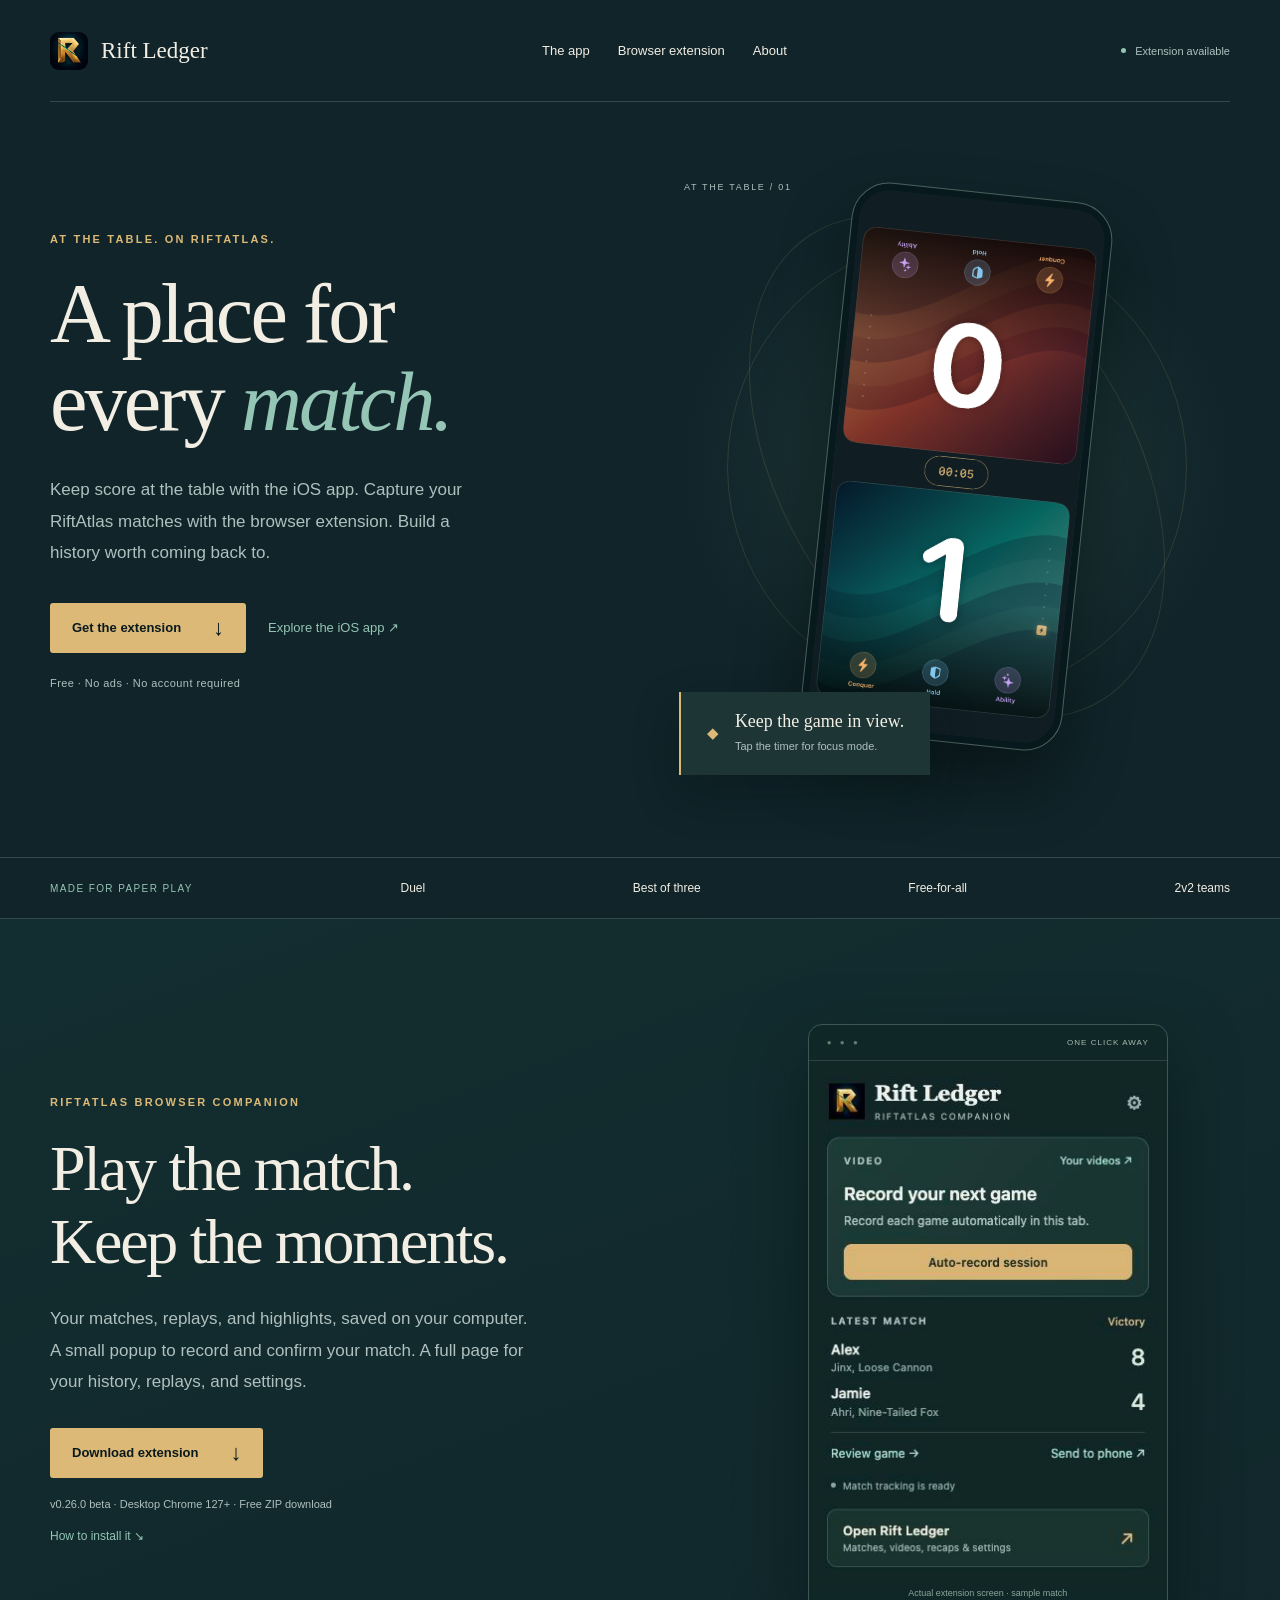
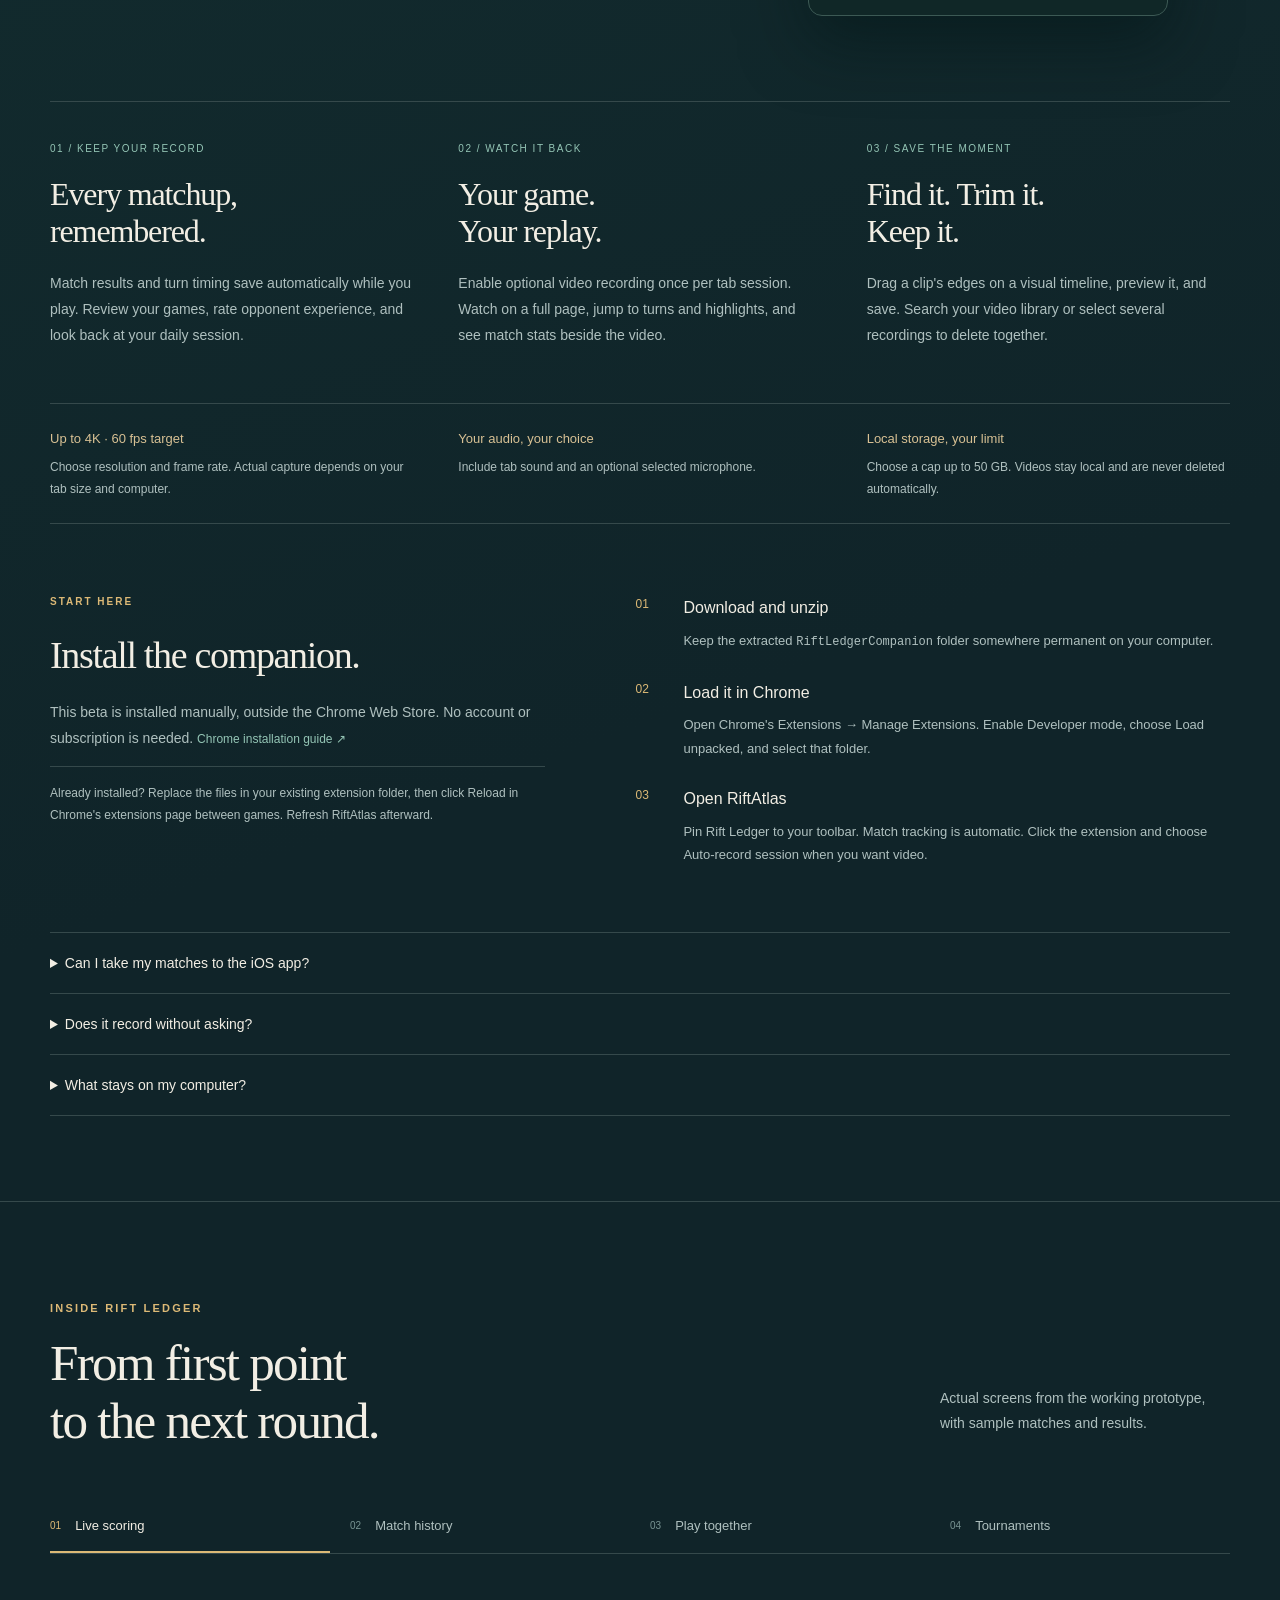
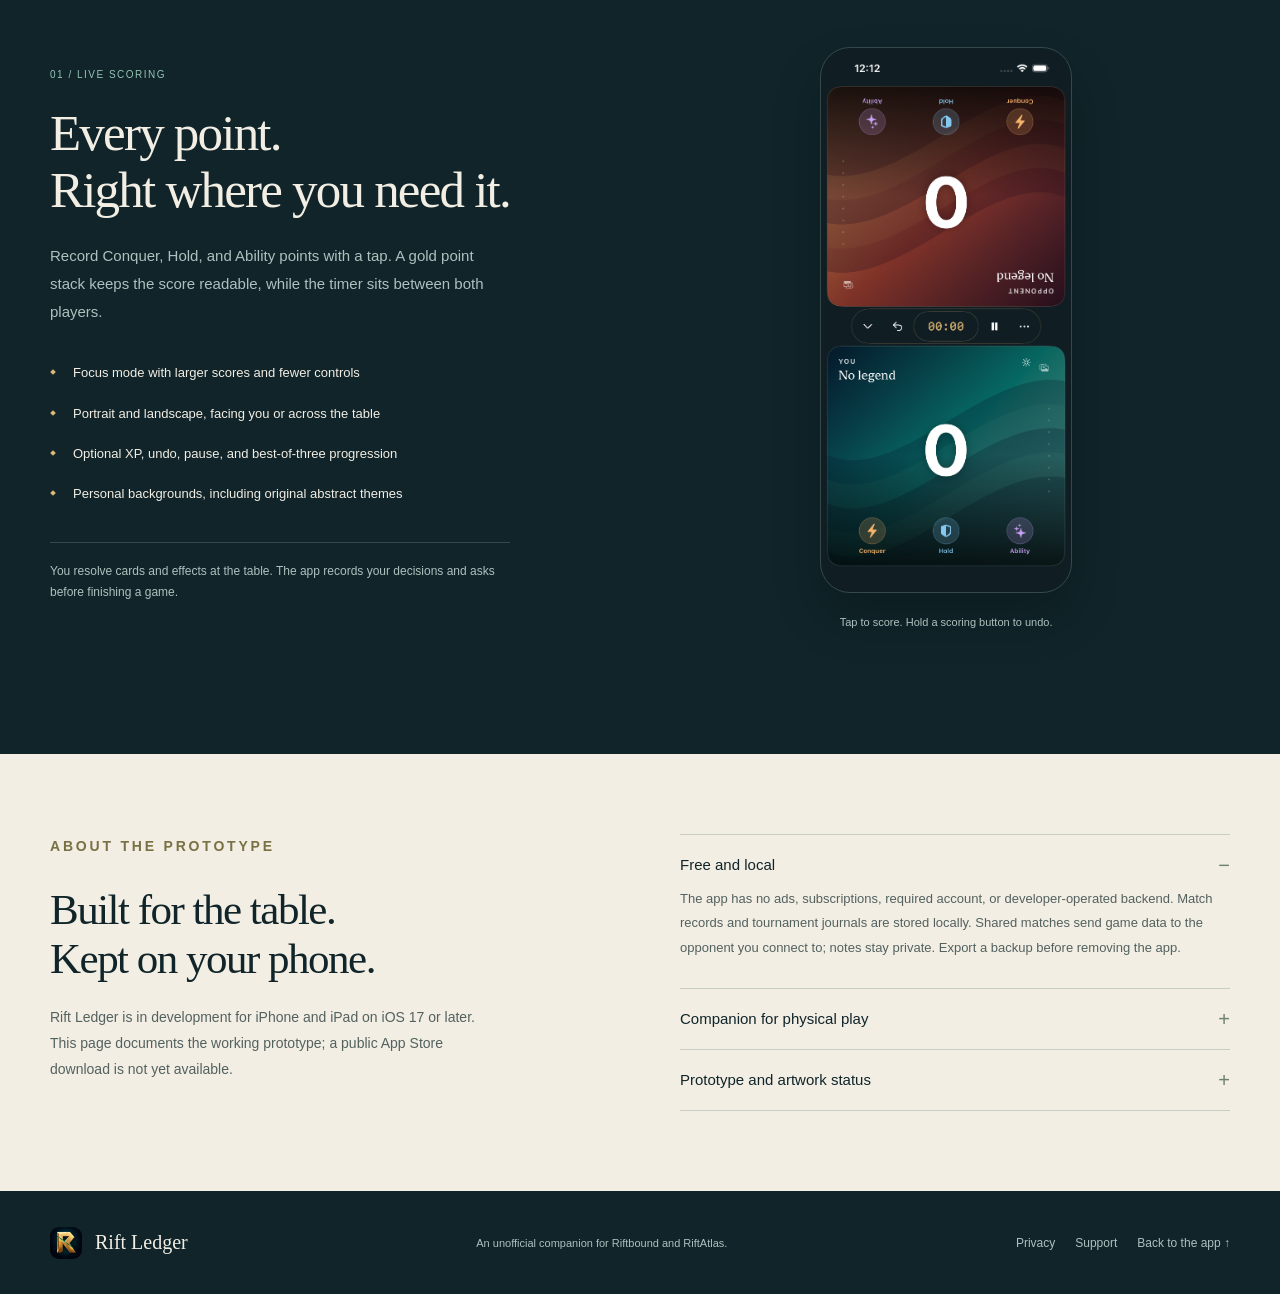
<file: index.html>
<!doctype html>
<html lang="en">
<head>
  <meta charset="utf-8">
  <meta name="viewport" content="width=device-width, initial-scale=1">
  <meta name="theme-color" content="#102429">
  <meta name="description" content="Rift Ledger keeps your Riftbound matches together. Explore the iOS app and download the free RiftAtlas browser extension for match tracking, video replays, and clips.">
  <meta property="og:title" content="Rift Ledger · A place for every match">
  <meta property="og:description" content="At the table or on RiftAtlas. Match history, local video replays, and your next great clip.">
  <meta property="og:type" content="website">
  <meta property="og:url" content="https://riftledger.io">
  <link rel="canonical" href="https://riftledger.io">
  <link rel="icon" href="assets/icon.png?v=4">
  <link rel="stylesheet" href="styles.css">
  <title>Rift Ledger · A place for every match</title>
  <script src="app.js" defer></script>
</head>
<body>
  <a class="skip" href="#main">Skip to content</a>
  <header class="wrap nav">
    <a class="brand" href="#" aria-label="Rift Ledger home"><img src="assets/icon.png?v=4" width="38" height="38" alt="">Rift Ledger</a>
    <nav aria-label="Main navigation"><a href="#walkthrough">The app</a><a href="#extension">Browser extension</a><a href="#details">About</a></nav>
    <a class="availability" href="#extension"><i></i> Extension available</a>
  </header>
  <main id="main">
    <section class="wrap hero">
      <div class="hero-copy">
        <p class="eyebrow">At the table. On RiftAtlas.</p>
        <h1>A place for<br>every <em>match.</em></h1>
        <p class="intro">Keep score at the table with the iOS app. Capture your RiftAtlas matches with the browser extension. Build a history worth coming back to.</p>
        <div class="hero-actions"><a class="cta" href="#extension">Get the extension <span aria-hidden="true">↓</span></a><a class="quiet-cta" href="#walkthrough">Explore the iOS app ↗</a></div>
        <p class="small hero-note">Free · No ads · No account required</p>
      </div>
      <div class="hero-art">
        <span class="orbit orbit-one" aria-hidden="true"></span><span class="orbit orbit-two" aria-hidden="true"></span>
        <span class="art-label" aria-hidden="true">AT THE TABLE / 01</span>
        <a class="phone hero-phone" href="assets/scoring.png" aria-label="Open full-size scoring screenshot"><img src="assets/scoring.png" width="1206" height="2622" alt="Rift Ledger focus mode with large scores, scoring buttons, and a centered timer"></a>
        <div class="art-caption"><span class="diamond" aria-hidden="true">◆</span><span>Keep the game in view.<br><small>Tap the timer for focus mode.</small></span></div>
      </div>
    </section>
    <div class="format-band"><div class="wrap"><span>Made for paper play</span><span>Duel</span><span>Best of three</span><span>Free-for-all</span><span>2v2 teams</span></div></div>
    <section class="extension-section" id="extension"><div class="wrap">
      <div class="extension-intro"><div class="extension-copy"><p class="eyebrow">RiftAtlas browser companion</p><h2>Play the match.<br>Keep the moments.</h2><p class="extension-lead">Your matches, replays, and highlights, saved on your computer. A small popup to record and confirm your match. A full page for your history, replays, and settings.</p><a class="cta" href="downloads/RiftLedgerCompanion.zip" download>Download extension <span aria-hidden="true">↓</span></a><p class="small download-meta">v0.26.0 beta · Desktop Chrome 127+ · Free ZIP download</p><a class="install-jump" href="#extension-install">How to install it ↘</a></div>
      <figure class="extension-shot"><div class="browser-caption"><span aria-hidden="true">● ● ●</span> ONE CLICK AWAY</div><img src="assets/extension-popup.png" width="360" height="530" loading="lazy" alt="Rift Ledger's compact popup with Auto-record session, the latest match, and Open Rift Ledger"><figcaption>Actual extension screen · sample match</figcaption></figure></div>
      <div class="extension-features"><article><span class="feature-number">01 / KEEP YOUR RECORD</span><h3>Every matchup,<br>remembered.</h3><p>Match results and turn timing save automatically while you play. Review your games, rate opponent experience, and look back at your daily session.</p></article><article><span class="feature-number">02 / WATCH IT BACK</span><h3>Your game.<br>Your replay.</h3><p>Enable optional video recording once per tab session. Watch on a full page, jump to turns and highlights, and see match stats beside the video.</p></article><article><span class="feature-number">03 / SAVE THE MOMENT</span><h3>Find it. Trim it.<br>Keep it.</h3><p>Drag a clip's edges on a visual timeline, preview it, and save. Search your video library or select several recordings to delete together.</p></article></div>
      <div class="extension-specs"><p><strong>Up to 4K · 60 fps target</strong><span>Choose resolution and frame rate. Actual capture depends on your tab size and computer.</span></p><p><strong>Your audio, your choice</strong><span>Include tab sound and an optional selected microphone.</span></p><p><strong>Local storage, your limit</strong><span>Choose a cap up to 50 GB. Videos stay local and are never deleted automatically.</span></p></div>
      <div class="extension-install" id="extension-install"><div><p class="eyebrow">Start here</p><h3>Install the companion.</h3><p>This beta is installed manually, outside the Chrome Web Store. No account or subscription is needed. <a class="install-jump" href="https://developer.chrome.com/docs/extensions/get-started/tutorial/hello-world#load-unpacked">Chrome installation guide ↗</a></p><p class="install-note">Already installed? Replace the files in your existing extension folder, then click Reload in Chrome's extensions page between games. Refresh RiftAtlas afterward.</p></div><ol><li><strong>Download and unzip</strong><span>Keep the extracted <code>RiftLedgerCompanion</code> folder somewhere permanent on your computer.</span></li><li><strong>Load it in Chrome</strong><span>Open Chrome's Extensions → Manage Extensions. Enable Developer mode, choose Load unpacked, and select that folder.</span></li><li><strong>Open RiftAtlas</strong><span>Pin Rift Ledger to your toolbar. Match tracking is automatic. Click the extension and choose Auto-record session when you want video.</span></li></ol></div>
      <div class="extension-faq"><details><summary>Can I take my matches to the iOS app?</summary><p>Yes, if you have the Rift Ledger iOS prototype installed. Send one result by QR code, or export several reviewed matches as a JSON file and import it on your phone. Video files stay on your computer unless you download and transfer them yourself.</p></details><details><summary>Does it record without asking?</summary><p>Match statistics are captured while the extension is enabled. Video requires your action on the RiftAtlas tab. Turn on One-click auto-record in Recording settings to arm a session with one toolbar click. Closing that tab ends the session; a new tab needs another click.</p></details><details><summary>What stays on my computer?</summary><p>Match records, recordings, clips, session notes, and preferences are stored locally. The extension has no developer-operated upload service. Microphone recording is off by default. Export anything you want to keep before removing the extension.</p></details></div>
    </div></section>
    <section class="wrap walkthrough" id="walkthrough">
      <div class="section-heading"><p class="eyebrow">Inside Rift Ledger</p><h2>From first point<br>to the next round.</h2><p>Actual screens from the working prototype, with sample matches and results.</p></div>
      <div class="tabs" role="tablist" aria-label="Explore app features">
        <button role="tab" id="tab-scoring" aria-selected="true" aria-controls="panel-scoring" data-tab="scoring">01 <span>Live scoring</span></button>
        <button role="tab" id="tab-history" aria-selected="false" aria-controls="panel-history" tabindex="-1" data-tab="history">02 <span>Match history</span></button>
        <button role="tab" id="tab-shared" aria-selected="false" aria-controls="panel-shared" tabindex="-1" data-tab="shared">03 <span>Play together</span></button>
        <button role="tab" id="tab-tournament" aria-selected="false" aria-controls="panel-tournament" tabindex="-1" data-tab="tournament">04 <span>Tournaments</span></button>
      </div>
      <div class="feature" role="tabpanel" id="panel-scoring" aria-labelledby="tab-scoring" tabindex="0">
        <div class="feature-copy"><span class="feature-number">01 / LIVE SCORING</span><h3>Every point.<br>Right where you need it.</h3><p>Record Conquer, Hold, and Ability points with a tap. A gold point stack keeps the score readable, while the timer sits between both players.</p><ul><li>Focus mode with larger scores and fewer controls</li><li>Portrait and landscape, facing you or across the table</li><li>Optional XP, undo, pause, and best-of-three progression</li><li>Personal backgrounds, including original abstract themes</li></ul><p class="feature-footnote">You resolve cards and effects at the table. The app records your decisions and asks before finishing a game.</p></div>
        <figure class="screen"><a href="assets/controls.png" aria-label="Open live scoring screenshot"><img src="assets/controls.png" width="1206" height="2622" loading="lazy" alt="Live scoreboard with utility controls around the center timer"></a><figcaption>Tap to score. Hold a scoring button to undo.</figcaption></figure>
      </div>
      <div class="feature" role="tabpanel" id="panel-history" aria-labelledby="tab-history" tabindex="0" hidden>
        <div class="feature-copy"><span class="feature-number">02 / MATCH HISTORY</span><h3>A record worth<br>coming back to.</h3><p>Keep the result, the matchup, and the details you want to remember. Your personal chronicle brings completed matches together with illustrated legends and a running record.</p><ul><li>Wins, losses, draws, and personal win rate</li><li>Search, filters, notes, and a point-by-point timeline</li><li>Edit saved player names, legends, and match titles</li><li>Log matches you scored elsewhere and export your journal</li></ul><p class="feature-footnote">History stays on your device. The records shown here are demonstration data.</p></div>
        <figure class="screen"><a href="assets/history.png" aria-label="Open match history screenshot"><img src="assets/history.png" width="1206" height="2622" loading="lazy" alt="Illustrated match history with personal win rate and victory and defeat cards"></a><figcaption>Your opponents, results, and notes in one place.</figcaption></figure>
      </div>
      <div class="feature" role="tabpanel" id="panel-shared" aria-labelledby="tab-shared" tabindex="0" hidden>
        <div class="feature-copy"><span class="feature-number">03 / PLAY TOGETHER</span><h3>One match.<br>A record for both of you.</h3><p>Connect with a nearby opponent using a QR invitation or connection key. Choose one shared phone or two connected scoreboards. Both players get the result in their own history.</p><ul><li>Local connection without a required internet connection</li><li>One-phone and two-scoreboard modes</li><li>Your own score controls when using two phones</li><li>Personal results and private notes on each device</li></ul><p class="feature-footnote">Keep Wi-Fi enabled and allow Local Network access. The host manages the timer and game transitions.</p></div>
        <figure class="screen"><a href="assets/shared.png" aria-label="Open shared-match setup screenshot"><img src="assets/shared.png" width="1206" height="2622" loading="lazy" alt="Play together setup for one shared phone or two connected scoreboards"></a><figcaption>Pair at the table, then choose how to keep score.</figcaption></figure>
      </div>
      <div class="feature" role="tabpanel" id="panel-tournament" aria-labelledby="tab-tournament" tabindex="0" hidden>
        <div class="feature-copy"><span class="feature-number">04 / TOURNAMENT JOURNAL</span><h3>Lock in your list.<br>Keep up with your rounds.</h3><p>Register your legend and three battlefields, set the match format and event structure, and log results between rounds.</p><ul><li>Bo1 or Bo3, Swiss rounds, and top cut</li><li>Quick entry and corrections for rounds, byes, and draws</li><li>Personal playoff progression and an event journal</li><li>Adjustable estimates of your chance to make the cut</li></ul><p class="feature-footnote">Cut estimates are approximate. They do not use actual standings, pairings, or tiebreakers and are not an official tournament result.</p></div>
        <figure class="screen"><a href="assets/tournament.png" aria-label="Open tournament journal screenshot"><img src="assets/tournament.png" width="1206" height="2622" loading="lazy" alt="Tournament journal showing a registered legend, three battlefields, round record, and approximate top-cut estimate"></a><figcaption>Your event, one round at a time.</figcaption></figure>
      </div>
    </section>
    <section class="details" id="details"><div class="wrap details-grid">
      <div><p class="eyebrow">About the prototype</p><h2>Built for the table.<br>Kept on your phone.</h2><p>Rift Ledger is in development for iPhone and iPad on iOS 17 or later. This page documents the working prototype; a public App Store download is not yet available.</p></div>
      <div class="details-list">
        <details open><summary>Free and local</summary><p>The app has no ads, subscriptions, required account, or developer-operated backend. Match records and tournament journals are stored locally. Shared matches send game data to the opponent you connect to; notes stay private. Export a backup before removing the app.</p></details>
        <details><summary>Companion for physical play</summary><p>Players control cards, battlefield control, and rules decisions at the table. The app manually records points and includes confirmations for final points, results, and concessions. It does not provide a playable digital board or automated card resolution.</p></details>
        <details><summary>Prototype and artwork status</summary><p>Riot approval has not yet been obtained. The prototype's card references, artwork delivery, and features are subject to Riot's review before app distribution. Screenshots demonstrate the proposed experience and use sample records.</p><p>Rift Ledger was created under Riot Games' "Legal Jibber Jabber" policy using assets owned by Riot Games. Riot Games does not endorse or sponsor this project. Card artwork © Riot Games; individual artist credits are available on the prototype's card references.</p><a href="https://developer.riotgames.com/docs/riftbound">Riftbound digital tools policy ↗</a></details>
      </div>
    </div></section>
  </main>
  <footer class="wrap footer"><a class="brand" href="#"><img src="assets/icon.png?v=4" width="32" height="32" alt="">Rift Ledger</a><p>An unofficial companion for Riftbound and RiftAtlas.</p><nav aria-label="Footer"><a href="privacy/">Privacy</a><a href="mailto:rleinbox@gmail.com">Support</a><a href="#walkthrough">Back to the app ↑</a></nav></footer>
</body>
</html>
</file>
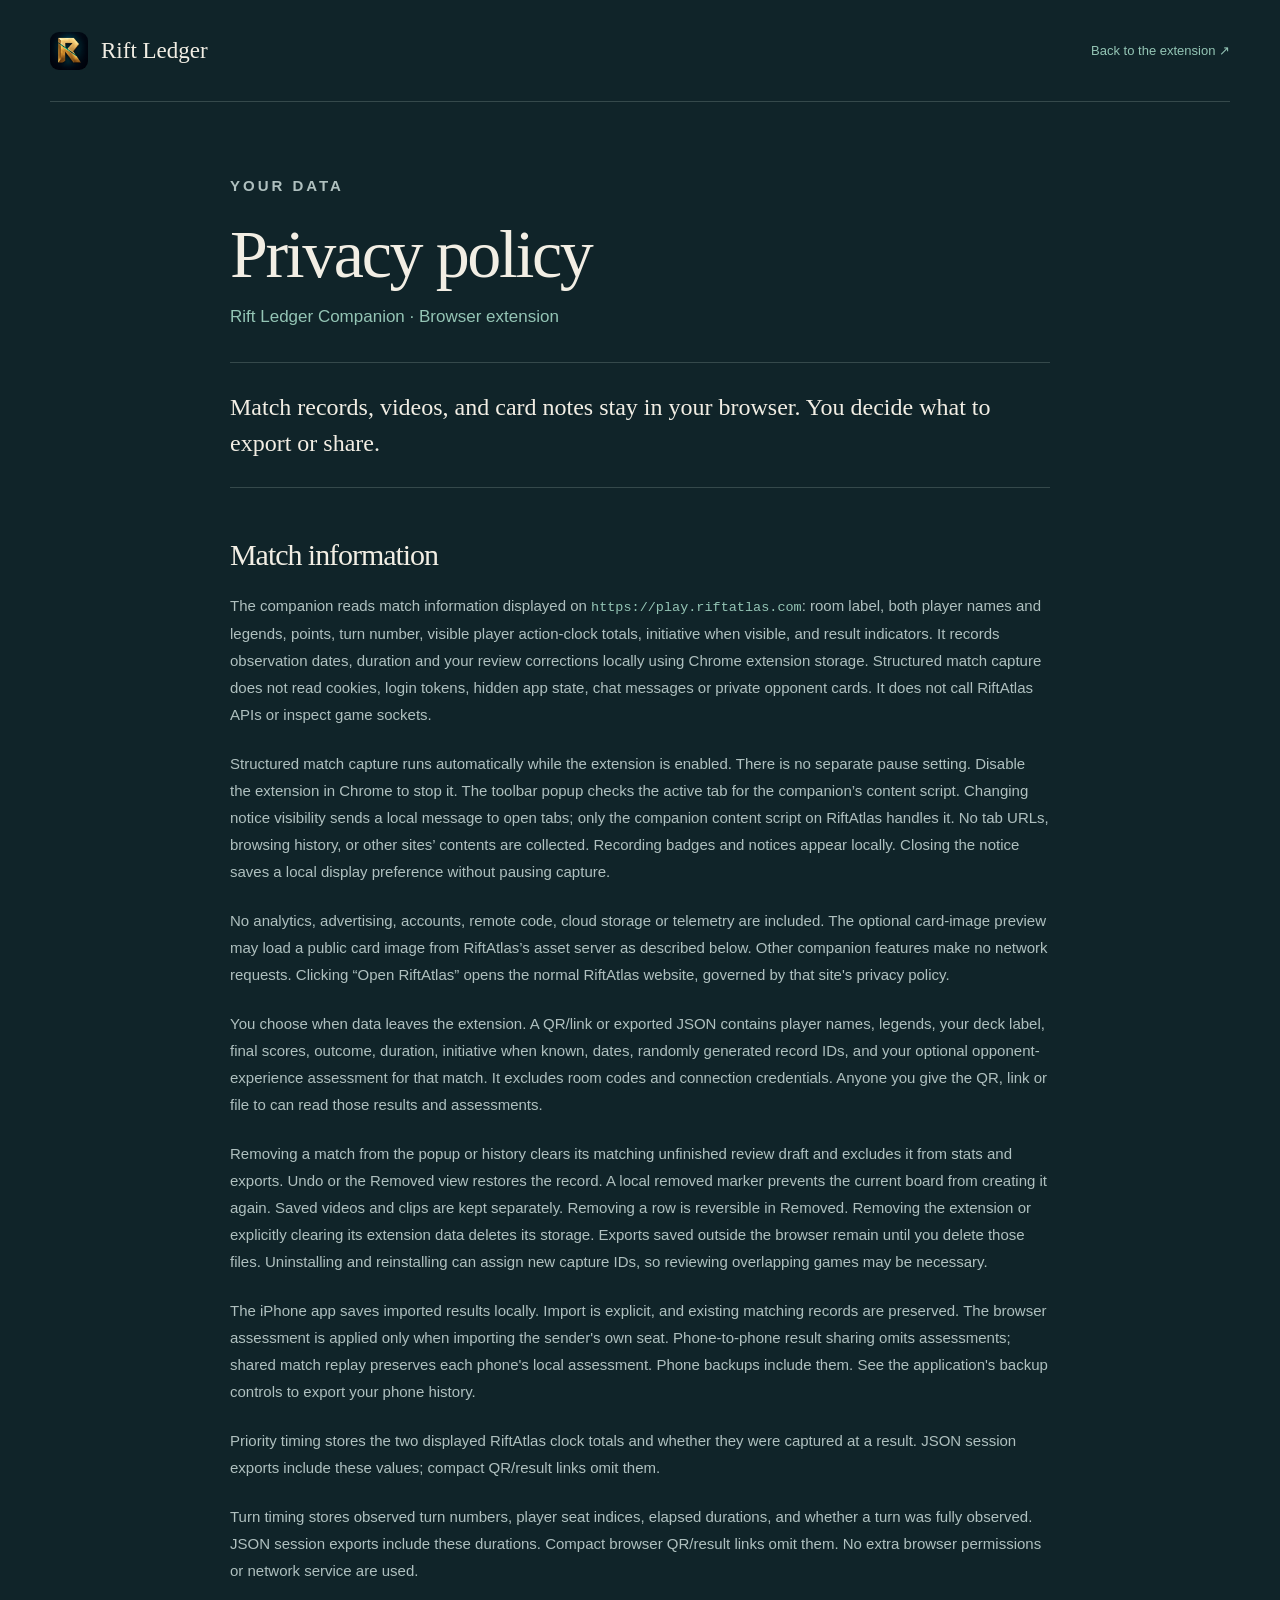
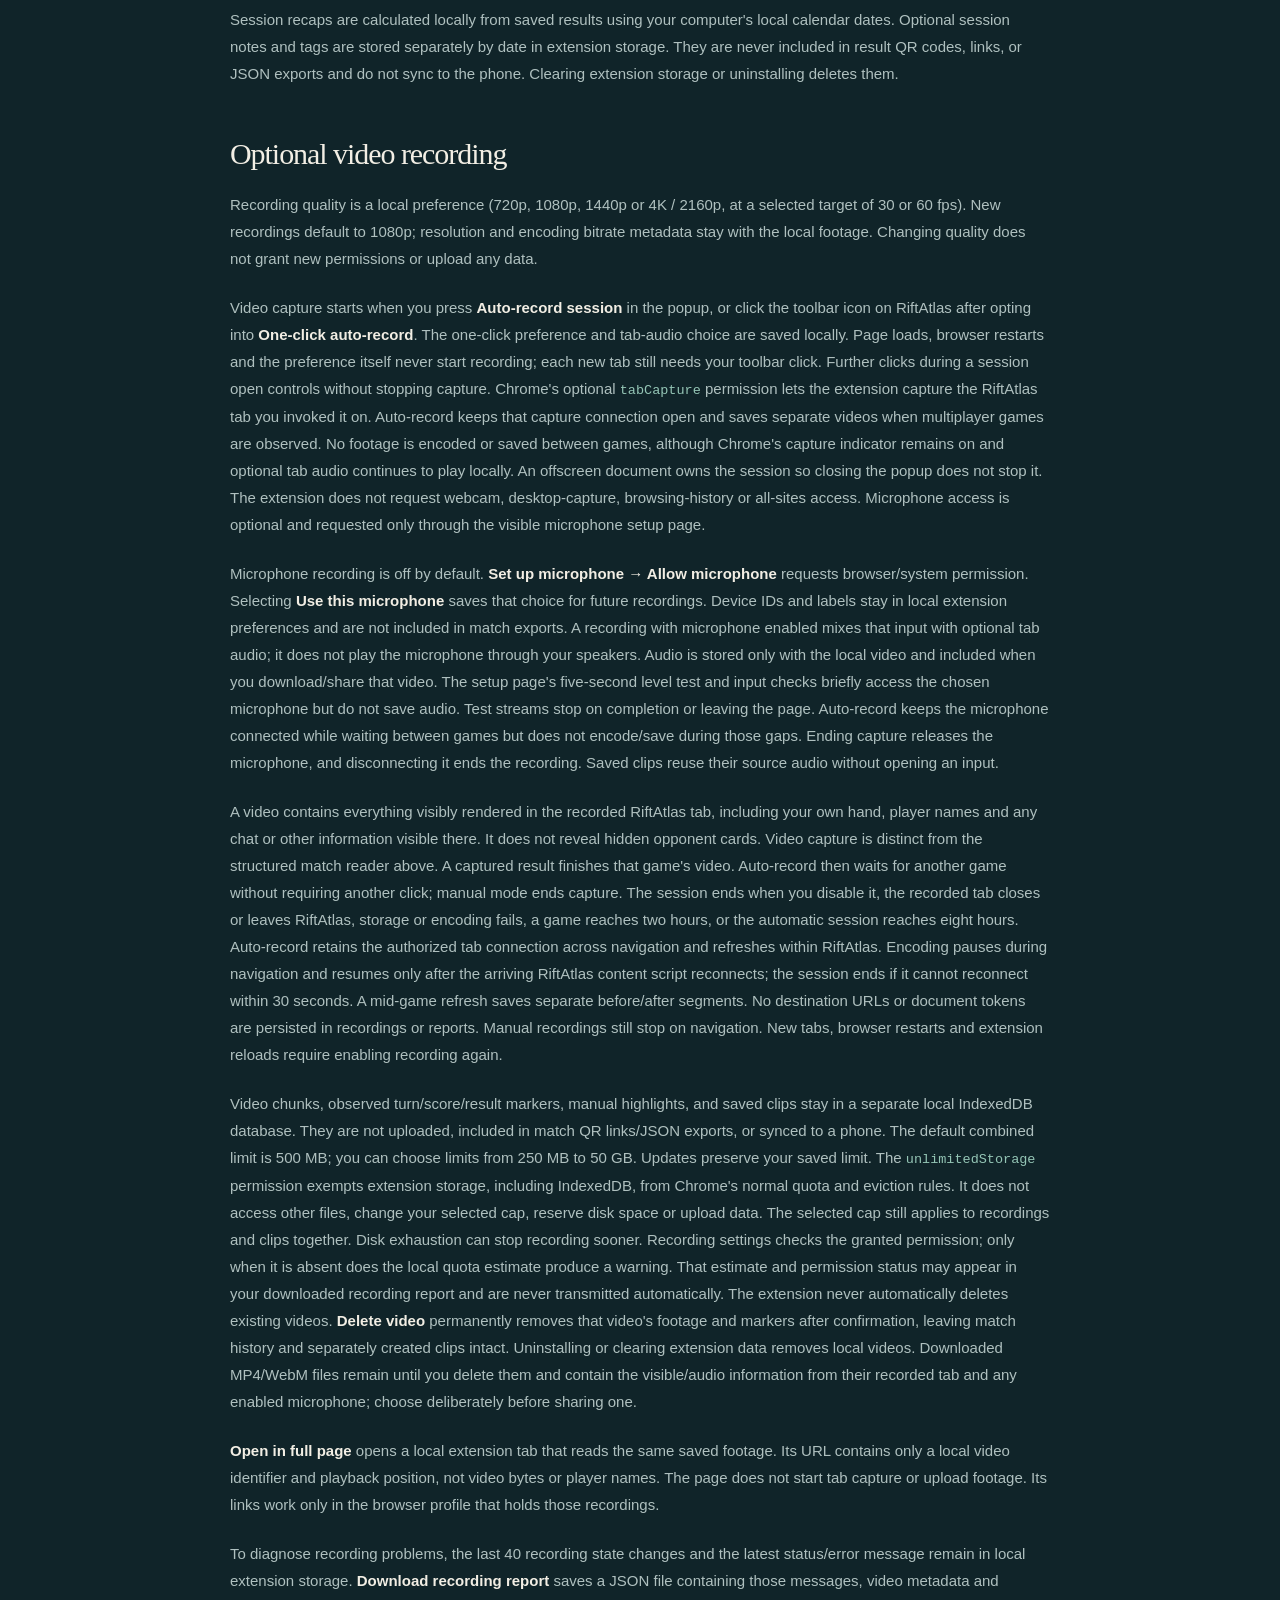
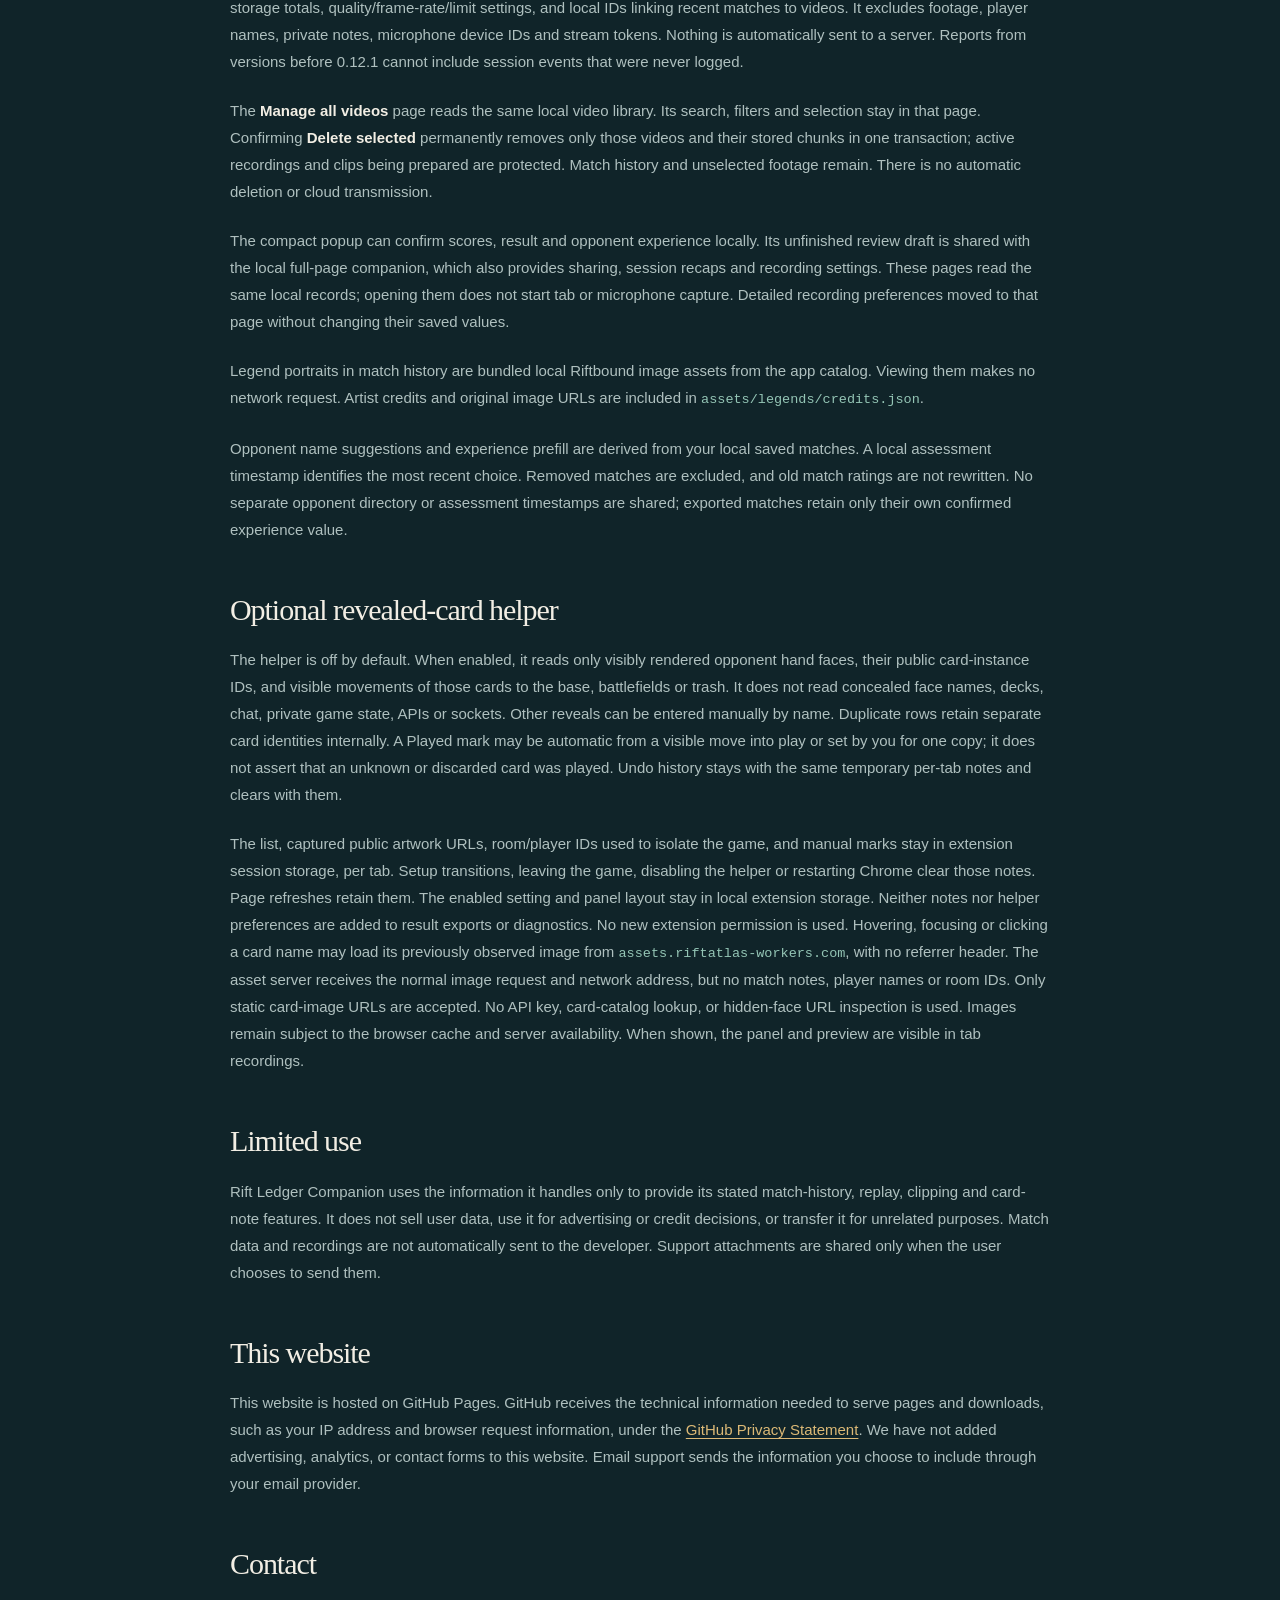
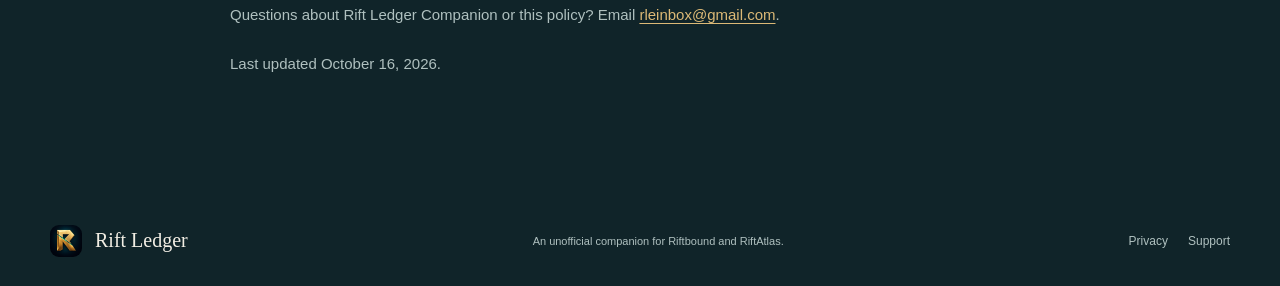
<file: privacy/index.html>
<!doctype html>
<html lang="en">
<head>
  <meta charset="utf-8">
  <meta name="viewport" content="width=device-width, initial-scale=1">
  <meta name="theme-color" content="#102429">
  <meta name="description" content="How Rift Ledger Companion handles match history, local recordings, clips, and revealed-card notes. Contact and data deletion information.">
  <link rel="canonical" href="https://riftledger.io/privacy/">
  <link rel="icon" href="../assets/icon.png?v=4">
  <link rel="stylesheet" href="../styles.css">
  <title>Privacy · Rift Ledger Companion</title>
</head>
<body>
  <a class="skip" href="#main">Skip to content</a>
  <header class="wrap nav">
    <a class="brand" href="../"><img src="../assets/icon.png?v=4" width="38" height="38" alt="">Rift Ledger</a>
    <a class="quiet-cta" href="../#extension">Back to the extension ↗</a>
  </header>
  <main class="wrap policy" id="main">
<p class="eyebrow">Your data</p>
    <h1>Privacy policy</h1>
    <p class="policy-intro">Rift Ledger Companion · Browser extension</p>
    <p class="policy-summary">Match records, videos, and card notes stay in your browser. You decide what to export or share.</p>
    <h2 id="match-data">Match information</h2>
    <p>The companion reads match information displayed on <code>https://play.riftatlas.com</code>: room label, both player names and legends, points, turn number, visible player action-clock totals, initiative when visible, and result indicators. It records observation dates, duration and your review corrections locally using Chrome extension storage. Structured match capture does not read cookies, login tokens, hidden app state, chat messages or private opponent cards. It does not call RiftAtlas APIs or inspect game sockets.</p>
    <p>Structured match capture runs automatically while the extension is enabled. There is no separate pause setting. Disable the extension in Chrome to stop it. The toolbar popup checks the active tab for the companion’s content script. Changing notice visibility sends a local message to open tabs; only the companion content script on RiftAtlas handles it. No tab URLs, browsing history, or other sites’ contents are collected. Recording badges and notices appear locally. Closing the notice saves a local display preference without pausing capture.</p>
    <p>No analytics, advertising, accounts, remote code, cloud storage or telemetry are included. The optional card-image preview may load a public card image from RiftAtlas’s asset server as described below. Other companion features make no network requests. Clicking “Open RiftAtlas” opens the normal RiftAtlas website, governed by that site&#x27;s privacy policy.</p>
    <p>You choose when data leaves the extension. A QR/link or exported JSON contains player names, legends, your deck label, final scores, outcome, duration, initiative when known, dates, randomly generated record IDs, and your optional opponent-experience assessment for that match. It excludes room codes and connection credentials. Anyone you give the QR, link or file to can read those results and assessments.</p>
    <p>Removing a match from the popup or history clears its matching unfinished review draft and excludes it from stats and exports. Undo or the Removed view restores the record. A local removed marker prevents the current board from creating it again. Saved videos and clips are kept separately. Removing a row is reversible in Removed. Removing the extension or explicitly clearing its extension data deletes its storage. Exports saved outside the browser remain until you delete those files. Uninstalling and reinstalling can assign new capture IDs, so reviewing overlapping games may be necessary.</p>
    <p>The iPhone app saves imported results locally. Import is explicit, and existing matching records are preserved. The browser assessment is applied only when importing the sender&#x27;s own seat. Phone-to-phone result sharing omits assessments; shared match replay preserves each phone&#x27;s local assessment. Phone backups include them. See the application&#x27;s backup controls to export your phone history.</p>
    <p>Priority timing stores the two displayed RiftAtlas clock totals and whether they were captured at a result. JSON session exports include these values; compact QR/result links omit them.</p>
    <p>Turn timing stores observed turn numbers, player seat indices, elapsed durations, and whether a turn was fully observed. JSON session exports include these durations. Compact browser QR/result links omit them. No extra browser permissions or network service are used.</p>
    <p>Session recaps are calculated locally from saved results using your computer&#x27;s local calendar dates. Optional session notes and tags are stored separately by date in extension storage. They are never included in result QR codes, links, or JSON exports and do not sync to the phone. Clearing extension storage or uninstalling deletes them.</p>
    <h2 id="recording">Optional video recording</h2>
    <p>Recording quality is a local preference (720p, 1080p, 1440p or 4K / 2160p, at a selected target of 30 or 60 fps). New recordings default to 1080p; resolution and encoding bitrate metadata stay with the local footage. Changing quality does not grant new permissions or upload any data.</p>
    <p>Video capture starts when you press <strong>Auto-record session</strong> in the popup, or click the toolbar icon on RiftAtlas after opting into <strong>One-click auto-record</strong>. The one-click preference and tab-audio choice are saved locally. Page loads, browser restarts and the preference itself never start recording; each new tab still needs your toolbar click. Further clicks during a session open controls without stopping capture. Chrome&#x27;s optional <code>tabCapture</code> permission lets the extension capture the RiftAtlas tab you invoked it on. Auto-record keeps that capture connection open and saves separate videos when multiplayer games are observed. No footage is encoded or saved between games, although Chrome&#x27;s capture indicator remains on and optional tab audio continues to play locally. An offscreen document owns the session so closing the popup does not stop it. The extension does not request webcam, desktop-capture, browsing-history or all-sites access. Microphone access is optional and requested only through the visible microphone setup page.</p>
    <p>Microphone recording is off by default. <strong>Set up microphone → Allow microphone</strong> requests browser/system permission. Selecting <strong>Use this microphone</strong> saves that choice for future recordings. Device IDs and labels stay in local extension preferences and are not included in match exports. A recording with microphone enabled mixes that input with optional tab audio; it does not play the microphone through your speakers. Audio is stored only with the local video and included when you download/share that video. The setup page&#x27;s five-second level test and input checks briefly access the chosen microphone but do not save audio. Test streams stop on completion or leaving the page. Auto-record keeps the microphone connected while waiting between games but does not encode/save during those gaps. Ending capture releases the microphone, and disconnecting it ends the recording. Saved clips reuse their source audio without opening an input.</p>
    <p>A video contains everything visibly rendered in the recorded RiftAtlas tab, including your own hand, player names and any chat or other information visible there. It does not reveal hidden opponent cards. Video capture is distinct from the structured match reader above. A captured result finishes that game&#x27;s video. Auto-record then waits for another game without requiring another click; manual mode ends capture. The session ends when you disable it, the recorded tab closes or leaves RiftAtlas, storage or encoding fails, a game reaches two hours, or the automatic session reaches eight hours. Auto-record retains the authorized tab connection across navigation and refreshes within RiftAtlas. Encoding pauses during navigation and resumes only after the arriving RiftAtlas content script reconnects; the session ends if it cannot reconnect within 30 seconds. A mid-game refresh saves separate before/after segments. No destination URLs or document tokens are persisted in recordings or reports. Manual recordings still stop on navigation. New tabs, browser restarts and extension reloads require enabling recording again.</p>
    <p>Video chunks, observed turn/score/result markers, manual highlights, and saved clips stay in a separate local IndexedDB database. They are not uploaded, included in match QR links/JSON exports, or synced to a phone. The default combined limit is 500 MB; you can choose limits from 250 MB to 50 GB. Updates preserve your saved limit. The <code>unlimitedStorage</code> permission exempts extension storage, including IndexedDB, from Chrome&#x27;s normal quota and eviction rules. It does not access other files, change your selected cap, reserve disk space or upload data. The selected cap still applies to recordings and clips together. Disk exhaustion can stop recording sooner. Recording settings checks the granted permission; only when it is absent does the local quota estimate produce a warning. That estimate and permission status may appear in your downloaded recording report and are never transmitted automatically. The extension never automatically deletes existing videos. <strong>Delete video</strong> permanently removes that video&#x27;s footage and markers after confirmation, leaving match history and separately created clips intact. Uninstalling or clearing extension data removes local videos. Downloaded MP4/WebM files remain until you delete them and contain the visible/audio information from their recorded tab and any enabled microphone; choose deliberately before sharing one.</p>
    <p><strong>Open in full page</strong> opens a local extension tab that reads the same saved footage. Its URL contains only a local video identifier and playback position, not video bytes or player names. The page does not start tab capture or upload footage. Its links work only in the browser profile that holds those recordings.</p>
    <p>To diagnose recording problems, the last 40 recording state changes and the latest status/error message remain in local extension storage. <strong>Download recording report</strong> saves a JSON file containing those messages, video metadata and storage totals, quality/frame-rate/limit settings, and local IDs linking recent matches to videos. It excludes footage, player names, private notes, microphone device IDs and stream tokens. Nothing is automatically sent to a server. Reports from versions before 0.12.1 cannot include session events that were never logged.</p>
    <p>The <strong>Manage all videos</strong> page reads the same local video library. Its search, filters and selection stay in that page. Confirming <strong>Delete selected</strong> permanently removes only those videos and their stored chunks in one transaction; active recordings and clips being prepared are protected. Match history and unselected footage remain. There is no automatic deletion or cloud transmission.</p>
    <p>The compact popup can confirm scores, result and opponent experience locally. Its unfinished review draft is shared with the local full-page companion, which also provides sharing, session recaps and recording settings. These pages read the same local records; opening them does not start tab or microphone capture. Detailed recording preferences moved to that page without changing their saved values.</p>
    <p>Legend portraits in match history are bundled local Riftbound image assets from the app catalog. Viewing them makes no network request. Artist credits and original image URLs are included in <code>assets/legends/credits.json</code>.</p>
    <p>Opponent name suggestions and experience prefill are derived from your local saved matches. A local assessment timestamp identifies the most recent choice. Removed matches are excluded, and old match ratings are not rewritten. No separate opponent directory or assessment timestamps are shared; exported matches retain only their own confirmed experience value.</p>
    <h2 id="card-notes">Optional revealed-card helper</h2>
    <p>The helper is off by default. When enabled, it reads only visibly rendered opponent hand faces, their public card-instance IDs, and visible movements of those cards to the base, battlefields or trash. It does not read concealed face names, decks, chat, private game state, APIs or sockets. Other reveals can be entered manually by name. Duplicate rows retain separate card identities internally. A Played mark may be automatic from a visible move into play or set by you for one copy; it does not assert that an unknown or discarded card was played. Undo history stays with the same temporary per-tab notes and clears with them.</p>
    <p>The list, captured public artwork URLs, room/player IDs used to isolate the game, and manual marks stay in extension session storage, per tab. Setup transitions, leaving the game, disabling the helper or restarting Chrome clear those notes. Page refreshes retain them. The enabled setting and panel layout stay in local extension storage. Neither notes nor helper preferences are added to result exports or diagnostics. No new extension permission is used. Hovering, focusing or clicking a card name may load its previously observed image from <code>assets.riftatlas-workers.com</code>, with no referrer header. The asset server receives the normal image request and network address, but no match notes, player names or room IDs. Only static card-image URLs are accepted. No API key, card-catalog lookup, or hidden-face URL inspection is used. Images remain subject to the browser cache and server availability. When shown, the panel and preview are visible in tab recordings. </p>
    <h2 id="limited-use">Limited use</h2>
    <p>Rift Ledger Companion uses the information it handles only to provide its stated match-history, replay, clipping and card-note features. It does not sell user data, use it for advertising or credit decisions, or transfer it for unrelated purposes. Match data and recordings are not automatically sent to the developer. Support attachments are shared only when the user chooses to send them.</p>
    <h2 id="website">This website</h2>
    <p>This website is hosted on GitHub Pages. GitHub receives the technical information needed to serve pages and downloads, such as your IP address and browser request information, under the <a href="https://docs.github.com/en/site-policy/privacy-policies/github-general-privacy-statement">GitHub Privacy Statement</a>. We have not added advertising, analytics, or contact forms to this website. Email support sends the information you choose to include through your email provider.</p>
    <h2 id="support">Contact</h2>
    <p>Questions about Rift Ledger Companion or this policy? Email <a href="mailto:rleinbox@gmail.com">rleinbox@gmail.com</a>.</p>
    <p>Last updated October 16, 2026.</p>
  </main>
  <footer class="wrap footer"><a class="brand" href="../"><img src="../assets/icon.png?v=4" width="32" height="32" alt="">Rift Ledger</a><p>An unofficial companion for Riftbound and RiftAtlas.</p>
    <nav aria-label="Footer"><a href="./" aria-current="page">Privacy</a><a href="mailto:rleinbox@gmail.com">Support</a></nav></footer>
</body>
</html>
</file>
<file: styles.css>
:root{--night:#102429;--deep:#09191e;--paper:#f2eee4;--muted:#afc0bf;--gold:#dcb976;--jade:#94c5b5;--line:#35494b;color-scheme:dark;font-family:-apple-system,BlinkMacSystemFont,"Segoe UI",sans-serif;background:var(--night);color:var(--paper)}
*{box-sizing:border-box}html{scroll-behavior:smooth;scroll-padding-top:24px}body{margin:0}a{color:inherit;text-decoration:none}button{font:inherit}a,button,summary{-webkit-tap-highlight-color:transparent}a:focus-visible,button:focus-visible,summary:focus-visible,[tabindex]:focus-visible{outline:2px solid var(--gold);outline-offset:6px}img{display:block;max-width:100%;height:auto}.wrap{width:min(1180px,calc(100% - 80px));margin:auto}.nav{display:flex;align-items:center;justify-content:space-between;gap:24px;min-height:102px;border-bottom:1px solid var(--line)}.brand{display:inline-flex;align-items:center;gap:13px;font:23px Georgia,serif;white-space:nowrap}.brand img{border-radius:9px}.nav nav{display:flex;gap:28px;font-size:13px}.nav a:hover,.footer a:hover{color:var(--gold)}.availability{font-size:11px;color:var(--muted);display:flex;align-items:center;gap:9px}.availability i{height:5px;width:5px;border-radius:50%;background:var(--jade)}.hero{display:grid;grid-template-columns:1.06fr 1fr;gap:55px;min-height:755px;align-items:center;padding-top:52px;padding-bottom:78px}.eyebrow{font-size:11px;font-weight:600;letter-spacing:.2em;text-transform:uppercase;color:var(--gold);margin:0 0 25px}h1,h2,h3{font-family:Georgia,"Times New Roman",serif;font-weight:400;letter-spacing:-.035em}h1{font-size:clamp(60px,6.6vw,91px);line-height:1.04;margin:0 0 28px}h1 em{font-weight:400;color:var(--jade)}.intro{color:var(--muted);font-size:17px;line-height:1.85;max-width:440px;margin:0 0 34px}.cta{display:inline-flex;gap:32px;align-items:center;background:var(--gold);color:var(--deep);font-size:13px;font-weight:600;padding:17px 22px;border-radius:3px;transition:background .15s}.cta:hover{background:#eccd94}.cta span{font-size:22px;line-height:16px}.small{font-size:11px;color:var(--muted)}.hero-note{margin-top:24px;letter-spacing:.04em}.hero-art{position:relative;display:flex;justify-content:center;align-items:center;isolation:isolate;min-height:620px}.hero-art::before{content:"";position:absolute;inset:5% -5%;background:radial-gradient(ellipse,#31524b80,transparent 65%);z-index:-2}.phone{border:7px solid #08191e;outline:1px solid #48605c;border-radius:37px;overflow:hidden;box-shadow:0 35px 65px #0006;display:block}.hero-phone{width:260px;transform:rotate(6deg);z-index:1}.orbit{position:absolute;z-index:-1;width:460px;height:460px;border:1px solid #dcb97624;border-radius:50%}.orbit-two{width:350px;height:550px;transform:rotate(-32deg)}.art-label{position:absolute;left:0;top:25px;font-size:9px;letter-spacing:.19em;color:var(--muted)}.art-caption{position:absolute;display:flex;gap:16px;align-items:center;left:-5px;bottom:2px;z-index:2;background:#1e3535;padding:19px 26px;border-left:2px solid var(--gold);box-shadow:0 18px 45px #06131655;font:18px Georgia,serif}.art-caption small{display:block;font:11px/1.7 -apple-system,BlinkMacSystemFont,"Segoe UI",sans-serif;color:var(--muted);margin-top:5px}.diamond{color:var(--gold);font-size:15px}.format-band{border-block:1px solid var(--line)}.format-band .wrap{display:flex;justify-content:space-between;gap:22px;align-items:center;padding-block:23px;font-size:12px}.format-band span:first-child{font-size:10px;text-transform:uppercase;letter-spacing:.14em;color:var(--jade)}.walkthrough{padding-top:100px;padding-bottom:95px}.section-heading{position:relative}.section-heading .eyebrow{margin-bottom:20px}h2{font-size:clamp(36px,4vw,52px);line-height:1.14;margin:0 0 22px}.section-heading>p:last-child{position:absolute;right:0;bottom:0;width:290px;font-size:14px;line-height:1.8;color:var(--muted)}.tabs{display:grid;grid-template-columns:repeat(4,1fr);border-bottom:1px solid var(--line);gap:20px;margin:50px 0 0}.tabs button{display:flex;align-items:center;gap:14px;border:0;border-bottom:2px solid transparent;background:none;color:#789493;padding:18px 0;font-size:10px;text-align:left;cursor:pointer}.tabs button span{font-size:13px;color:var(--muted)}.tabs button[aria-selected="true"]{border-color:var(--gold);color:var(--gold)}.tabs button[aria-selected="true"] span{color:var(--paper)}.tabs button:hover span{color:var(--gold)}.feature{display:grid;grid-template-columns:1.3fr 1fr;gap:90px;align-items:center;padding:65px 60px 0 0;min-height:705px}.feature[hidden]{display:none}.feature-number{font-size:10px;letter-spacing:.15em;color:var(--jade)}h3{font-size:clamp(36px,4vw,51px);line-height:1.12;margin:23px 0}.feature-copy>p{font-size:15px;line-height:1.85;color:var(--muted);max-width:460px}.feature ul{padding:0;list-style:none;margin:28px 0}.feature li{font-size:13px;line-height:1.7;padding:9px 0 9px 23px;position:relative}.feature li::before{content:"";position:absolute;left:1px;top:17px;width:4px;height:4px;background:var(--gold);transform:rotate(45deg)}.feature-copy p.feature-footnote{font-size:12px;line-height:1.75;border-top:1px solid var(--line);padding-top:18px}.screen{margin:0;justify-self:center;width:250px}.screen>a{display:block;border-radius:29px;overflow:hidden;outline:1px solid var(--line);box-shadow:0 25px 50px #0003}.screen figcaption{font-size:11px;line-height:1.65;margin-top:21px;text-align:center;color:var(--muted)}.details{background:var(--paper);color:var(--night);padding:80px 0}.details-grid{display:grid;grid-template-columns:1fr 1fr;gap:80px}.details .eyebrow{color:#797043}.details h2{font-size:43px}.details p{font-size:14px;line-height:1.85;color:#53615f;max-width:435px}.details-list{border-top:1px solid #c8cec5}.details details{border-bottom:1px solid #c8cec5;padding:21px 0}.details summary{cursor:pointer;font-size:15px;font-weight:500;list-style:none;display:flex;justify-content:space-between;gap:15px}.details summary::after{content:"+";font-weight:400;font-size:20px;line-height:18px;color:#6f806f}.details details[open] summary::after{content:"−"}.details summary::-webkit-details-marker{display:none}.details details p{font-size:13px;max-width:none;margin-bottom:7px}.details details a{font-size:12px;text-decoration:underline;text-underline-offset:4px}.footer{padding-block:35px;display:flex;align-items:center;justify-content:space-between;gap:20px}.footer .brand{font-size:20px}.footer p,.footer>a:last-child{font-size:11px;color:var(--muted)}.skip{position:absolute;left:20px;top:-70px;padding:12px;background:var(--paper);color:var(--night);z-index:10}.skip:focus{top:15px}
@media(max-width:980px){.wrap{width:calc(100% - 48px)}.hero{gap:10px}.hero-phone{width:225px}.hero-art{min-height:550px}.orbit{width:340px;height:340px}.orbit-two{width:280px;height:460px}.art-caption{left:0;bottom:0;font-size:16px;padding:15px 18px}.feature{gap:35px;padding-right:0}.details-grid{gap:45px}.section-heading>p:last-child{width:230px}}
@media(max-width:700px){.wrap{width:calc(100% - 40px)}.nav{min-height:82px;gap:10px}.brand{font-size:21px}.brand img{width:32px;height:32px}.nav nav{display:none}.availability{font-size:10px}.hero{grid-template-columns:1fr;padding-top:52px;padding-bottom:55px;gap:40px;min-height:0}.hero h1{font-size:65px}.intro{font-size:16px;max-width:430px}.hero-art{min-height:560px;max-width:400px;width:100%;margin:auto;overflow:clip;padding-block:20px 50px}.hero-phone{width:220px}.art-label{left:10px;top:15px}.art-caption{bottom:4px;left:7px}.orbit{width:330px;height:330px}.orbit-two{height:455px;width:280px}.format-band .wrap{flex-wrap:wrap;justify-content:flex-start;column-gap:25px;row-gap:15px;font-size:11px}.format-band span:first-child{width:100%}.walkthrough{padding-top:65px;padding-bottom:60px}.section-heading>p:last-child{position:static;width:auto;max-width:330px}.tabs{grid-template-columns:repeat(2,1fr);gap:0 18px;margin-top:30px}.tabs button{gap:9px;padding:16px 0}.feature{grid-template-columns:1fr;padding-top:36px;gap:35px;min-height:0}.feature h3{font-size:39px}.feature-copy>p{font-size:14px}.feature ul{margin:20px 0}.feature li{font-size:12px}.screen{width:240px}.details{padding-block:60px}.details-grid{grid-template-columns:1fr;gap:27px}.details h2{font-size:38px}.footer{flex-wrap:wrap;gap:20px;padding-block:28px}.footer p{margin:0;order:3;width:100%}.footer>a:last-child{font-size:10px}}
@media(prefers-reduced-motion:reduce){html{scroll-behavior:auto}*{transition:none!important}}
.hero-actions{display:flex;align-items:center;gap:22px;flex-wrap:wrap}.quiet-cta{font-size:13px;color:var(--jade)}.extension-section{padding:105px 0 85px;background:linear-gradient(160deg,#132e30,#102429 70%);border-bottom:1px solid var(--line)}.extension-intro{display:grid;grid-template-columns:1.25fr 1fr;gap:90px;align-items:center}.extension-copy h2{font-size:clamp(44px,5vw,64px)}.extension-lead{font-size:17px;line-height:1.85;color:var(--muted);max-width:480px;margin:25px 0 30px}.download-meta{font-size:11px;line-height:1.7;margin:17px 0 13px}.install-jump{font-size:12px;color:var(--jade);text-underline-offset:4px}.install-jump:hover{text-decoration:underline}.extension-shot{width:360px;max-width:100%;margin:0 auto;position:relative;border:1px solid #3c5954;border-radius:14px;background:#102727;box-shadow:0 25px 65px #00141380;overflow:hidden}.extension-shot img{width:100%}.browser-caption{padding:13px 18px;border-bottom:1px solid #2a453f;color:#a6bbae;font-size:8px;letter-spacing:.13em;display:flex;justify-content:space-between}.browser-caption span{letter-spacing:3px;color:#617e70}.extension-shot figcaption{padding:0 18px 17px;text-align:center;font-size:9px;color:#8ba699}.extension-features{display:grid;grid-template-columns:repeat(3,1fr);gap:45px;margin-top:85px;padding-top:36px;border-top:1px solid var(--line)}.extension-features h3{font-size:32px;line-height:1.17;margin:20px 0}.extension-features p,.extension-install p{font-size:14px;line-height:1.85;color:var(--muted)}.extension-specs{margin:40px 0 70px;padding:23px 0;display:grid;grid-template-columns:repeat(3,1fr);gap:45px;border-block:1px solid var(--line)}.extension-specs p{margin:0;font-size:12px;line-height:1.8}.extension-specs strong{display:block;color:#d8c194;font-size:13px;font-weight:500;margin-bottom:7px}.extension-specs span{color:var(--muted)}.extension-install{display:grid;grid-template-columns:1fr 1.2fr;gap:90px}.extension-install h3{font-size:38px;margin-top:0}.extension-install .eyebrow{font-size:10px;line-height:1.5;color:var(--gold)}.extension-install .install-note{font-size:12px;padding-top:15px;border-top:1px solid var(--line)}.extension-install ol{margin:0;padding:0;list-style:none;counter-reset:steps}.extension-install li{counter-increment:steps;position:relative;padding:0 0 25px 48px;font-size:13px;line-height:1.8}.extension-install li:before{content:counter(steps,decimal-leading-zero);position:absolute;left:0;top:0;color:var(--gold);font-size:12px}.extension-install li strong{display:block;font-weight:500;font-size:16px;margin-bottom:6px}.extension-install li span{color:var(--muted)}.extension-install code{font-size:12px;overflow-wrap:anywhere}.extension-faq{border-top:1px solid var(--line);margin-top:40px}.extension-faq details{border-bottom:1px solid var(--line);padding:22px 0}.extension-faq summary{font-size:14px;cursor:pointer}.extension-faq p{font-size:13px;line-height:1.8;max-width:850px;color:var(--muted);margin:15px 0 0}@media(max-width:980px){.extension-intro{gap:40px}.extension-install{gap:40px}.extension-features,.extension-specs{gap:24px}}@media(max-width:700px){.extension-section{padding:60px 0}.extension-intro{grid-template-columns:1fr;gap:40px}.extension-copy h2{font-size:43px}.extension-lead{font-size:15px}.extension-shot{max-width:340px}.extension-features{grid-template-columns:1fr;margin-top:45px;gap:25px}.extension-features h3{font-size:32px;margin:13px 0}.extension-features p{margin:0}.extension-specs{grid-template-columns:1fr;gap:21px;margin:35px 0 45px}.extension-install{grid-template-columns:1fr;gap:24px}.extension-install h3{font-size:34px}.extension-faq{margin-top:15px}.hero-actions{gap:20px}.extension-shot figcaption{padding-bottom:17px}.availability{max-width:130px;line-height:1.5}}

.footer nav{display:flex;flex-wrap:wrap;gap:20px;font-size:12px;color:var(--muted)}
.policy{max-width:820px;padding-block:70px 90px;line-height:1.8;overflow-wrap:anywhere}
.policy h1{font-size:clamp(44px,7vw,68px);margin-bottom:12px}
.policy .eyebrow{margin-bottom:20px}
.policy .policy-intro{color:var(--jade);font-size:17px;margin-top:0}
.policy .policy-summary{font:24px/1.5 Georgia,serif;color:var(--paper);padding:26px 0;border-block:1px solid var(--line);margin:30px 0 40px}
.policy h2{font-size:30px;margin:48px 0 18px;line-height:1.25}
.policy p{font-size:15px;color:var(--muted);margin:0 0 22px}
.policy strong{color:var(--paper);font-weight:600}
.policy a{color:var(--gold);text-decoration:underline;text-underline-offset:3px}
.policy code{font-size:.9em;color:var(--jade)}
@media(max-width:700px){.policy{padding-block:45px 55px}.policy .policy-summary{font-size:22px}.policy p{font-size:14px}.nav>.quiet-cta{max-width:115px;line-height:1.5;font-size:12px}.footer nav{font-size:11px;gap:16px}}
</file>
